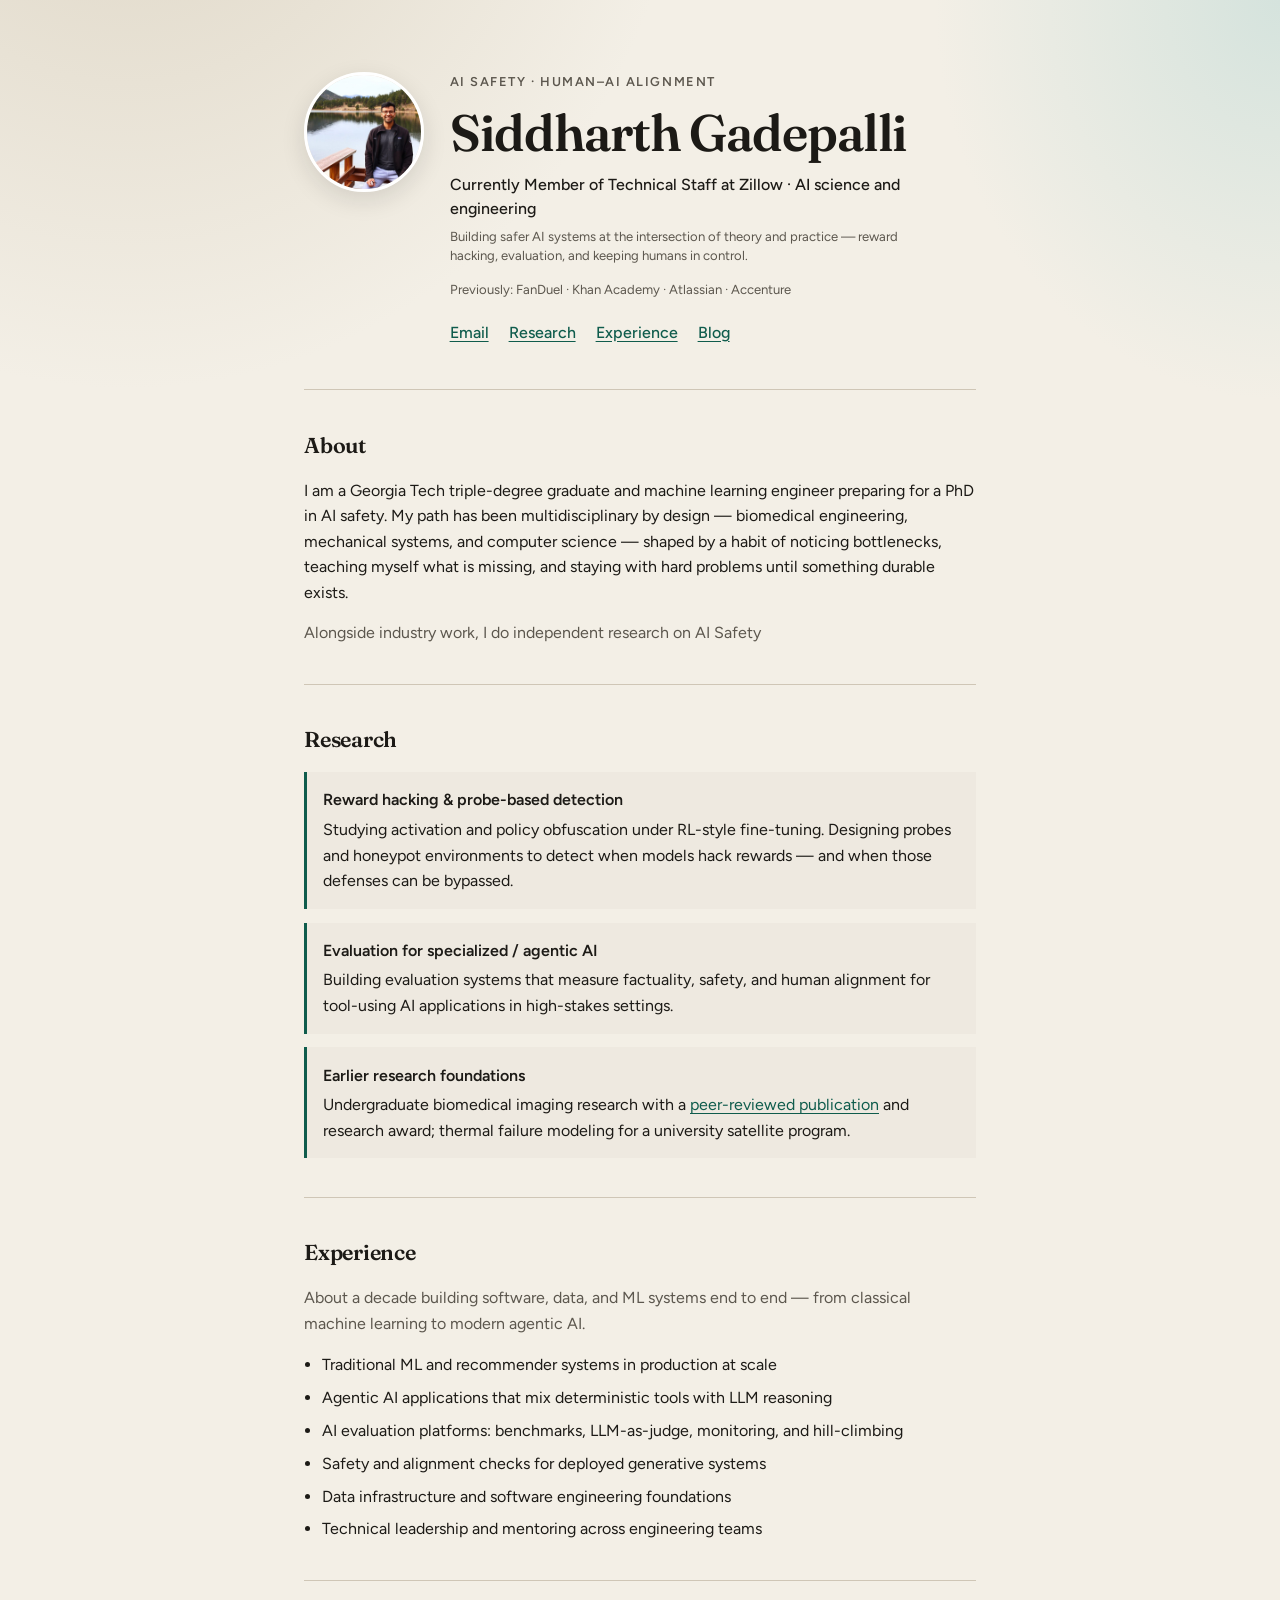
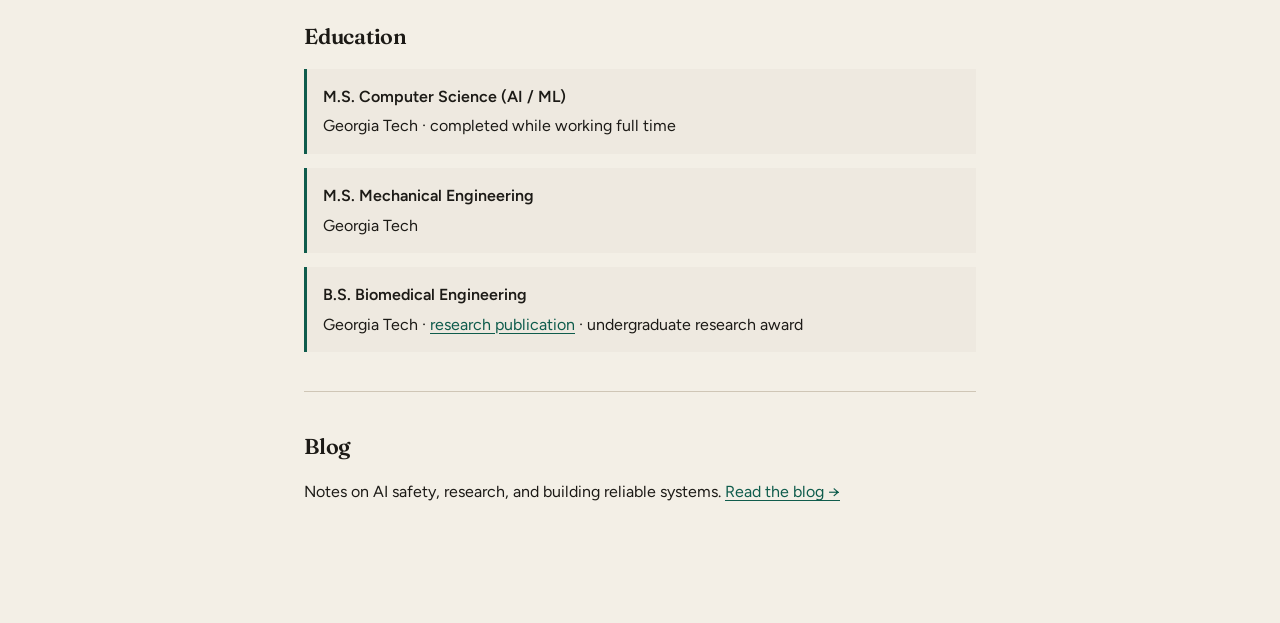
<file: index.html>
<!DOCTYPE html>
<html lang="en">
<head>
  <meta charset="UTF-8" />
  <meta name="viewport" content="width=device-width, initial-scale=1" />
  <title>Siddharth Gadepalli</title>
  <meta name="description" content="Siddharth Gadepalli — AI safety, reward hacking, and human–AI alignment. Georgia Tech MSCS." />
  <link rel="preconnect" href="https://fonts.googleapis.com" />
  <link rel="preconnect" href="https://fonts.gstatic.com" crossorigin />
  <link href="https://fonts.googleapis.com/css2?family=Fraunces:opsz,wght@9..144,500;9..144,600&family=Figtree:wght@400;500;600&display=swap" rel="stylesheet" />
  <link rel="stylesheet" href="styles.css" />
</head>
<body>
  <main class="wrap">
    <header>
      <div class="hero">
        <img
          class="portrait"
          src="profilepic.jpg"
          alt="Portrait of Siddharth Gadepalli"
          width="120"
          height="120"
        />
        <div>
          <p class="eyebrow">AI safety · human–AI alignment</p>
          <h1>Siddharth Gadepalli</h1>
          <p class="role">
            Currently Member of Technical Staff at Zillow · AI science and engineering
          </p>
          <p class="tagline">
            Building safer AI systems at the intersection of theory and practice —
            reward hacking, evaluation, and keeping humans in control.
          </p>
          <p class="prev">
            Previously: FanDuel · Khan Academy · Atlassian · Accenture
          </p>
          <nav class="links" aria-label="Site links">
            <a href="mailto:siddharthgadepalli@gmail.com">Email</a>
            <a href="#research">Research</a>
            <a href="#experience">Experience</a>
            <a href="blog/index.html">Blog</a>
          </nav>
        </div>
      </div>
    </header>

    <section id="about">
      <h2>About</h2>
      <p>
        I am a Georgia Tech triple-degree graduate and machine learning engineer
        preparing for a PhD in AI safety. My path has been multidisciplinary by design —
        biomedical engineering, mechanical systems, and computer science — shaped by a
        habit of noticing bottlenecks, teaching myself what is missing, and staying with
        hard problems until something durable exists.
      </p>
      <p class="muted">
        Alongside industry work, I do independent research on AI Safety
      </p>
    </section>

    <section id="research">
      <h2>Research</h2>
      <ul class="cards">
        <li>
          <strong>Reward hacking &amp; probe-based detection</strong>
          Studying activation and policy obfuscation under RL-style fine-tuning.
          Designing probes and honeypot environments to detect when models hack rewards —
          and when those defenses can be bypassed.
        </li>
        <li>
          <strong>Evaluation for specialized / agentic AI</strong>
          Building evaluation systems that measure factuality, safety, and human alignment
          for tool-using AI applications in high-stakes settings.
        </li>
        <li>
          <strong>Earlier research foundations</strong>
          Undergraduate biomedical imaging research with a
          <a href="https://pubmed.ncbi.nlm.nih.gov/22903506/" target="_blank" rel="noopener noreferrer">peer-reviewed publication</a>
          and research award; thermal failure modeling for a university satellite program.
        </li>
      </ul>
    </section>

    <section id="experience">
      <h2>Experience</h2>
      <p class="muted" style="margin-bottom: 1rem;">
        About a decade building software, data, and ML systems end to end — from classical
        machine learning to modern agentic AI.
      </p>
      <ul class="bullets">
        <li>Traditional ML and recommender systems in production at scale</li>
        <li>Agentic AI applications that mix deterministic tools with LLM reasoning</li>
        <li>AI evaluation platforms: benchmarks, LLM-as-judge, monitoring, and hill-climbing</li>
        <li>Safety and alignment checks for deployed generative systems</li>
        <li>Data infrastructure and software engineering foundations</li>
        <li>Technical leadership and mentoring across engineering teams</li>
      </ul>
    </section>

    <section id="education">
      <h2>Education</h2>
      <ul class="cards">
        <li>
          <strong>M.S. Computer Science (AI / ML)</strong>
          Georgia Tech · completed while working full time
        </li>
        <li>
          <strong>M.S. Mechanical Engineering</strong>
          Georgia Tech
        </li>
        <li>
          <strong>B.S. Biomedical Engineering</strong>
          Georgia Tech ·
          <a href="https://pubmed.ncbi.nlm.nih.gov/22903506/" target="_blank" rel="noopener noreferrer">research publication</a>
          · undergraduate research award
        </li>
      </ul>
    </section>

    <section id="blog">
      <h2>Blog</h2>
      <p>
        Notes on AI safety, research, and building reliable systems.
        <a href="blog/index.html">Read the blog →</a>
      </p>
    </section>

  </main>
</body>
</html>
</file>
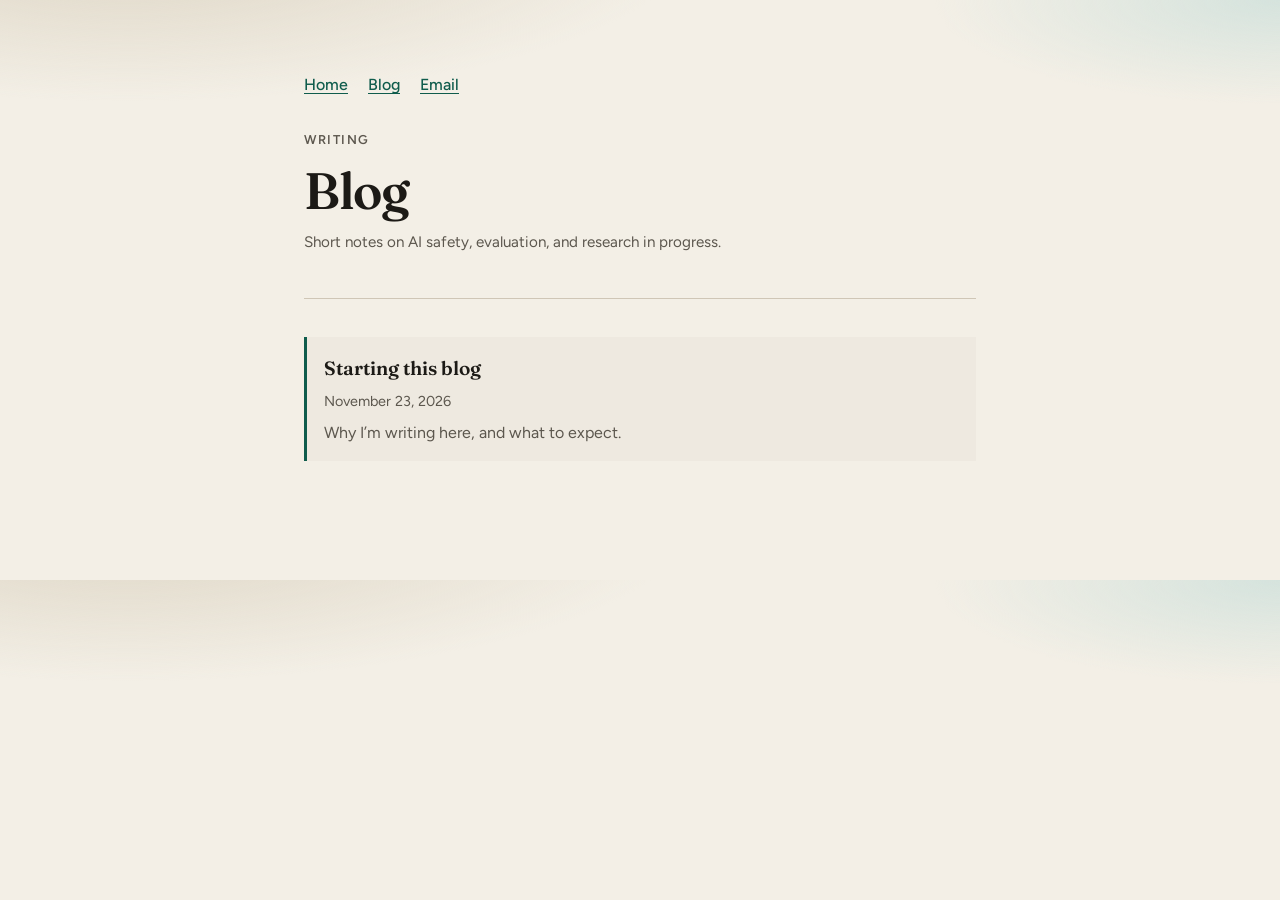
<file: blog/index.html>
<!DOCTYPE html>
<html lang="en">
<head>
  <meta charset="UTF-8" />
  <meta name="viewport" content="width=device-width, initial-scale=1" />
  <title>Blog · Siddharth Gadepalli</title>
  <meta name="description" content="Blog by Siddharth Gadepalli — AI safety, research notes, and systems thinking." />
  <link rel="preconnect" href="https://fonts.googleapis.com" />
  <link rel="preconnect" href="https://fonts.gstatic.com" crossorigin />
  <link href="https://fonts.googleapis.com/css2?family=Fraunces:opsz,wght@9..144,500;9..144,600&family=Figtree:wght@400;500;600&display=swap" rel="stylesheet" />
  <link rel="stylesheet" href="../styles.css" />
</head>
<body>
  <main class="wrap">
    <nav class="site-nav" aria-label="Site">
      <a href="../index.html">Home</a>
      <a href="index.html">Blog</a>
      <a href="mailto:siddharthgadepalli@gmail.com">Email</a>
    </nav>

    <header>
      <p class="eyebrow">Writing</p>
      <h1>Blog</h1>
      <p class="lede">
        Short notes on AI safety, evaluation, and research in progress.
      </p>
    </header>

    <section>
      <!--
        To add a new post:
        1. Copy _template.html to a new file, e.g. 2026-12-01-my-title.html
        2. Edit the title, date, and body
        3. Add a new <li> entry at the TOP of this list
      -->
      <ul class="post-list">
        <li>
          <a href="2026-11-23-starting-this-blog.html">Starting this blog</a>
          <span class="post-date">November 23, 2026</span>
          <p class="muted">Why I’m writing here, and what to expect.</p>
        </li>
      </ul>
    </section>

  </main>
</body>
</html>
</file>
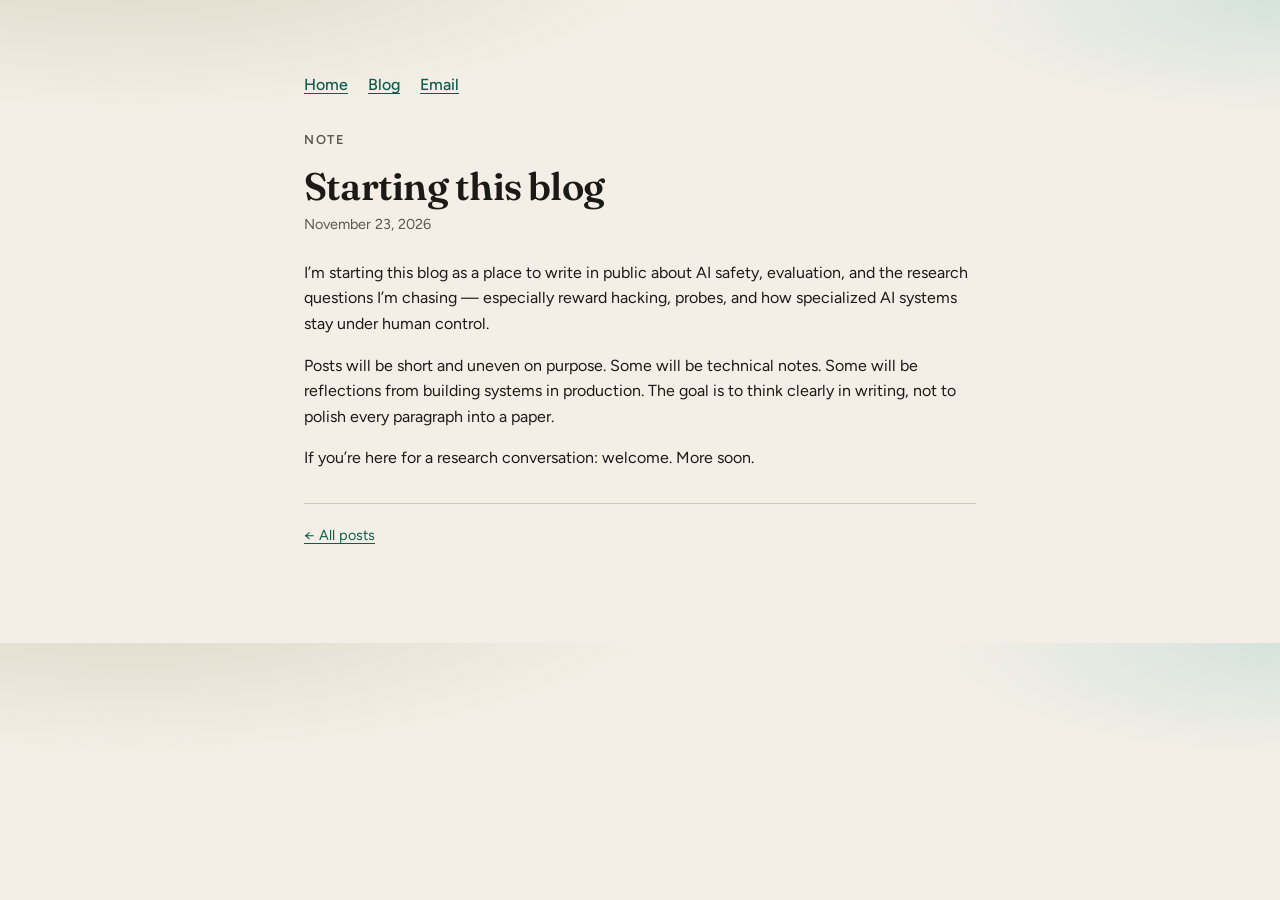
<file: blog/2026-11-23-starting-this-blog.html>
<!DOCTYPE html>
<html lang="en">
<head>
  <meta charset="UTF-8" />
  <meta name="viewport" content="width=device-width, initial-scale=1" />
  <title>Starting this blog · Siddharth Gadepalli</title>
  <meta name="description" content="Why I’m starting a blog on AI safety and research." />
  <link rel="preconnect" href="https://fonts.googleapis.com" />
  <link rel="preconnect" href="https://fonts.gstatic.com" crossorigin />
  <link href="https://fonts.googleapis.com/css2?family=Fraunces:opsz,wght@9..144,500;9..144,600&family=Figtree:wght@400;500;600&display=swap" rel="stylesheet" />
  <link rel="stylesheet" href="../styles.css" />
</head>
<body>
  <main class="wrap article">
    <nav class="site-nav" aria-label="Site">
      <a href="../index.html">Home</a>
      <a href="index.html">Blog</a>
      <a href="mailto:siddharthgadepalli@gmail.com">Email</a>
    </nav>

    <article>
      <p class="eyebrow">Note</p>
      <h1>Starting this blog</h1>
      <p class="post-date">November 23, 2026</p>

      <p>
        I’m starting this blog as a place to write in public about AI safety,
        evaluation, and the research questions I’m chasing — especially reward
        hacking, probes, and how specialized AI systems stay under human control.
      </p>
      <p>
        Posts will be short and uneven on purpose. Some will be technical notes.
        Some will be reflections from building systems in production. The goal is
        to think clearly in writing, not to polish every paragraph into a paper.
      </p>
      <p>
        If you’re here for a research conversation: welcome.
        More soon.
      </p>
    </article>

    <footer>
      <p><a href="index.html">← All posts</a></p>
    </footer>
  </main>
</body>
</html>
</file>
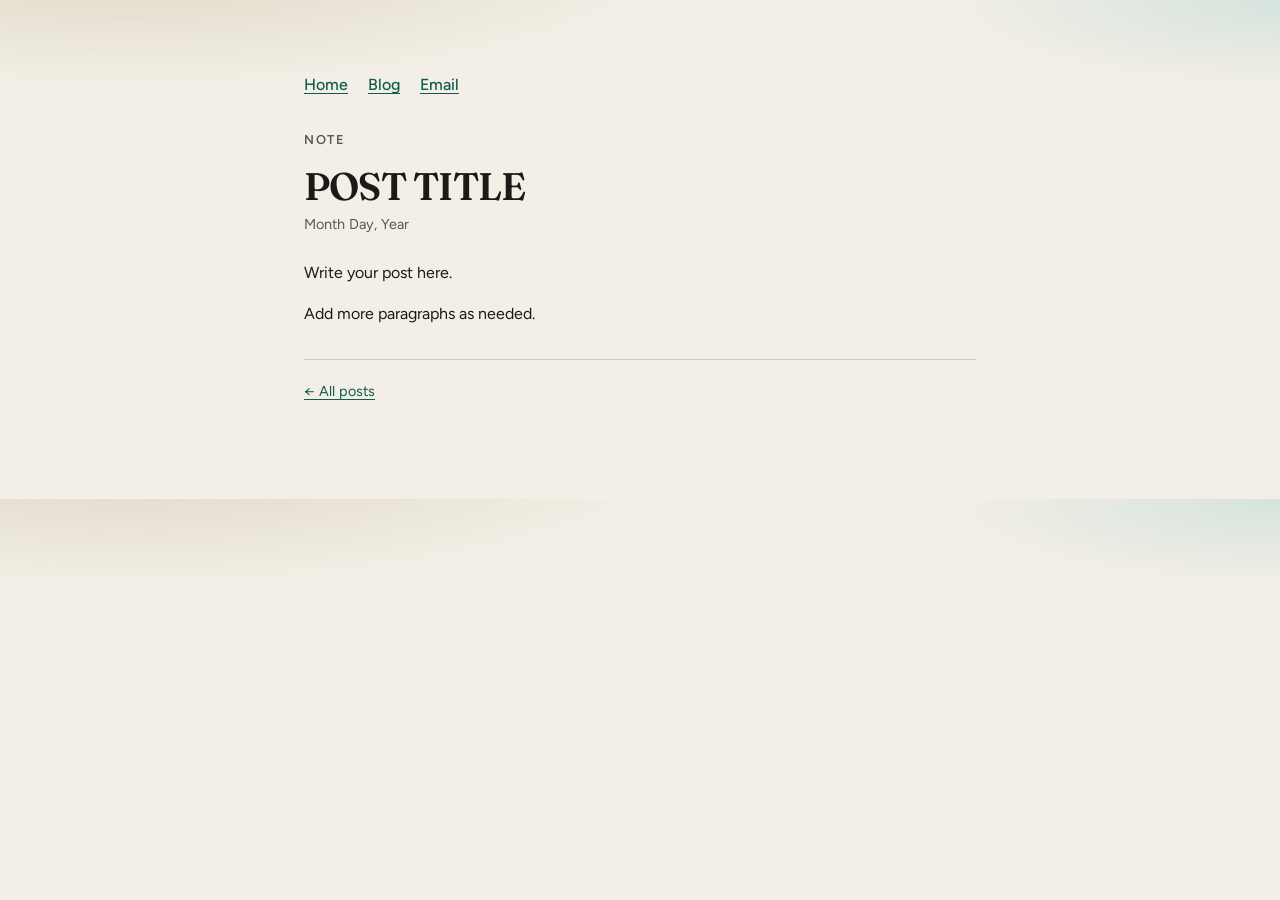
<file: blog/_template.html>
<!DOCTYPE html>
<html lang="en">
<head>
  <meta charset="UTF-8" />
  <meta name="viewport" content="width=device-width, initial-scale=1" />
  <title>POST TITLE · Siddharth Gadepalli</title>
  <meta name="description" content="One-sentence summary of the post." />
  <link rel="preconnect" href="https://fonts.googleapis.com" />
  <link rel="preconnect" href="https://fonts.gstatic.com" crossorigin />
  <link href="https://fonts.googleapis.com/css2?family=Fraunces:opsz,wght@9..144,500;9..144,600&family=Figtree:wght@400;500;600&display=swap" rel="stylesheet" />
  <link rel="stylesheet" href="../styles.css" />
</head>
<body>
  <main class="wrap article">
    <nav class="site-nav" aria-label="Site">
      <a href="../index.html">Home</a>
      <a href="index.html">Blog</a>
      <a href="mailto:siddharthgadepalli@gmail.com">Email</a>
    </nav>

    <article>
      <p class="eyebrow">Note</p>
      <h1>POST TITLE</h1>
      <p class="post-date">Month Day, Year</p>

      <p>Write your post here.</p>
      <p>Add more paragraphs as needed.</p>
    </article>

    <footer>
      <p><a href="index.html">← All posts</a></p>
    </footer>
  </main>
</body>
</html>
</file>
<file: styles.css>
:root {
  --bg: #f3efe6;
  --bg-accent: #e7e0d2;
  --ink: #1c1a16;
  --muted: #5c574e;
  --line: #cfc6b6;
  --accent: #0f5c4c;
  --max: 42rem;
}

* { box-sizing: border-box; }
html { scroll-behavior: smooth; }
body {
  margin: 0;
  font-family: "Figtree", system-ui, sans-serif;
  color: var(--ink);
  background:
    radial-gradient(ellipse 80% 50% at 10% -10%, #ddd5c4 0%, transparent 55%),
    radial-gradient(ellipse 60% 40% at 100% 0%, #d5e3dd 0%, transparent 45%),
    var(--bg);
  line-height: 1.6;
}

a {
  color: var(--accent);
  text-underline-offset: 0.18em;
  transition: color 0.2s ease;
}
a:hover { color: var(--ink); }

.wrap {
  width: min(100% - 2.5rem, var(--max));
  margin: 0 auto;
  padding: 4.5rem 0 5rem;
}

header {
  padding-bottom: 2.75rem;
  border-bottom: 1px solid var(--line);
  animation: rise 0.7s ease both;
}

.hero {
  display: grid;
  grid-template-columns: 7.5rem 1fr;
  gap: 1.4rem 1.6rem;
  align-items: start;
}

.portrait {
  width: 7.5rem;
  height: 7.5rem;
  border-radius: 50%;
  object-fit: cover;
  object-position: 55% 18%;
  border: 3px solid #fff;
  box-shadow: 0 8px 24px rgba(28, 26, 22, 0.12);
}

.eyebrow {
  font-size: 0.8rem;
  letter-spacing: 0.12em;
  text-transform: uppercase;
  color: var(--muted);
  margin: 0 0 0.85rem;
  font-weight: 600;
}

h1 {
  font-family: "Fraunces", Georgia, serif;
  font-weight: 600;
  font-size: clamp(2.2rem, 6vw, 3.2rem);
  line-height: 1.05;
  letter-spacing: -0.02em;
  margin: 0 0 0.85rem;
}

.lede {
  font-size: 0.95rem;
  line-height: 1.5;
  color: var(--muted);
  max-width: 32rem;
  margin: 0 0 1.1rem;
}

.role {
  font-size: 1rem;
  font-weight: 500;
  color: var(--ink);
  max-width: 32rem;
  margin: 0 0 0.45rem;
  line-height: 1.45;
}

.tagline {
  font-size: 0.82rem;
  line-height: 1.45;
  color: var(--muted);
  max-width: 30rem;
  margin: 0 0 0.85rem;
}

.prev {
  font-size: 0.82rem;
  color: var(--muted);
  margin: 0 0 1.25rem;
}

.links {
  display: flex;
  flex-wrap: wrap;
  gap: 0.85rem 1.25rem;
  font-weight: 500;
}

section {
  padding: 2.4rem 0;
  border-bottom: 1px solid var(--line);
  animation: rise 0.7s ease both;
}
section:nth-of-type(1) { animation-delay: 0.08s; }
section:nth-of-type(2) { animation-delay: 0.14s; }
section:nth-of-type(3) { animation-delay: 0.2s; }
section:nth-of-type(4) { animation-delay: 0.26s; }
section:last-of-type { border-bottom: 0; }

h2 {
  font-family: "Fraunces", Georgia, serif;
  font-size: 1.35rem;
  font-weight: 600;
  margin: 0 0 0.9rem;
  letter-spacing: -0.01em;
}

p { margin: 0 0 0.9rem; }
p:last-child { margin-bottom: 0; }

.muted { color: var(--muted); }

ul.cards {
  margin: 0;
  padding: 0;
  list-style: none;
  display: grid;
  gap: 0.85rem;
}

ul.cards > li {
  padding: 0.95rem 1rem;
  background: color-mix(in srgb, var(--bg-accent) 70%, white);
  border-left: 3px solid var(--accent);
}

ul.cards > li strong {
  display: block;
  font-weight: 600;
  margin-bottom: 0.25rem;
}

.bullets {
  margin: 0;
  padding-left: 1.1rem;
  display: grid;
  gap: 0.45rem;
  list-style: disc;
}

.bullets li {
  padding: 0;
  background: none;
  border: 0;
}

footer {
  margin-top: 2rem;
  padding-top: 1.25rem;
  border-top: 1px solid var(--line);
  color: var(--muted);
  font-size: 0.9rem;
  animation: rise 0.7s ease both;
  animation-delay: 0.32s;
}

/* Blog */
.site-nav {
  display: flex;
  flex-wrap: wrap;
  gap: 0.85rem 1.25rem;
  margin-bottom: 2rem;
  font-weight: 500;
}

.post-list {
  margin: 0;
  padding: 0;
  list-style: none;
  display: grid;
  gap: 1rem;
}

.post-list li {
  padding: 1rem 1.05rem;
  background: color-mix(in srgb, var(--bg-accent) 70%, white);
  border-left: 3px solid var(--accent);
}

.post-list a {
  font-family: "Fraunces", Georgia, serif;
  font-size: 1.2rem;
  font-weight: 600;
  text-decoration: none;
  color: var(--ink);
}
.post-list a:hover { color: var(--accent); }

.post-date {
  display: block;
  font-size: 0.9rem;
  color: var(--muted);
  margin: 0.35rem 0 0.45rem;
}

.article h1 {
  font-size: clamp(1.8rem, 5vw, 2.4rem);
  margin-bottom: 0.4rem;
}

.article .post-date { margin-bottom: 1.5rem; }

.article p { margin-bottom: 1rem; }

.article h2 {
  margin-top: 1.8rem;
}

@keyframes rise {
  from { opacity: 0; transform: translateY(10px); }
  to { opacity: 1; transform: translateY(0); }
}

@media (max-width: 560px) {
  .wrap { width: min(100% - 1.5rem, var(--max)); padding-top: 3rem; }
  .hero {
    grid-template-columns: 1fr;
    justify-items: start;
  }
  .portrait {
    width: 6.5rem;
    height: 6.5rem;
  }
  .lede { font-size: 0.92rem; }
  .tagline { font-size: 0.8rem; }
}
</file>
